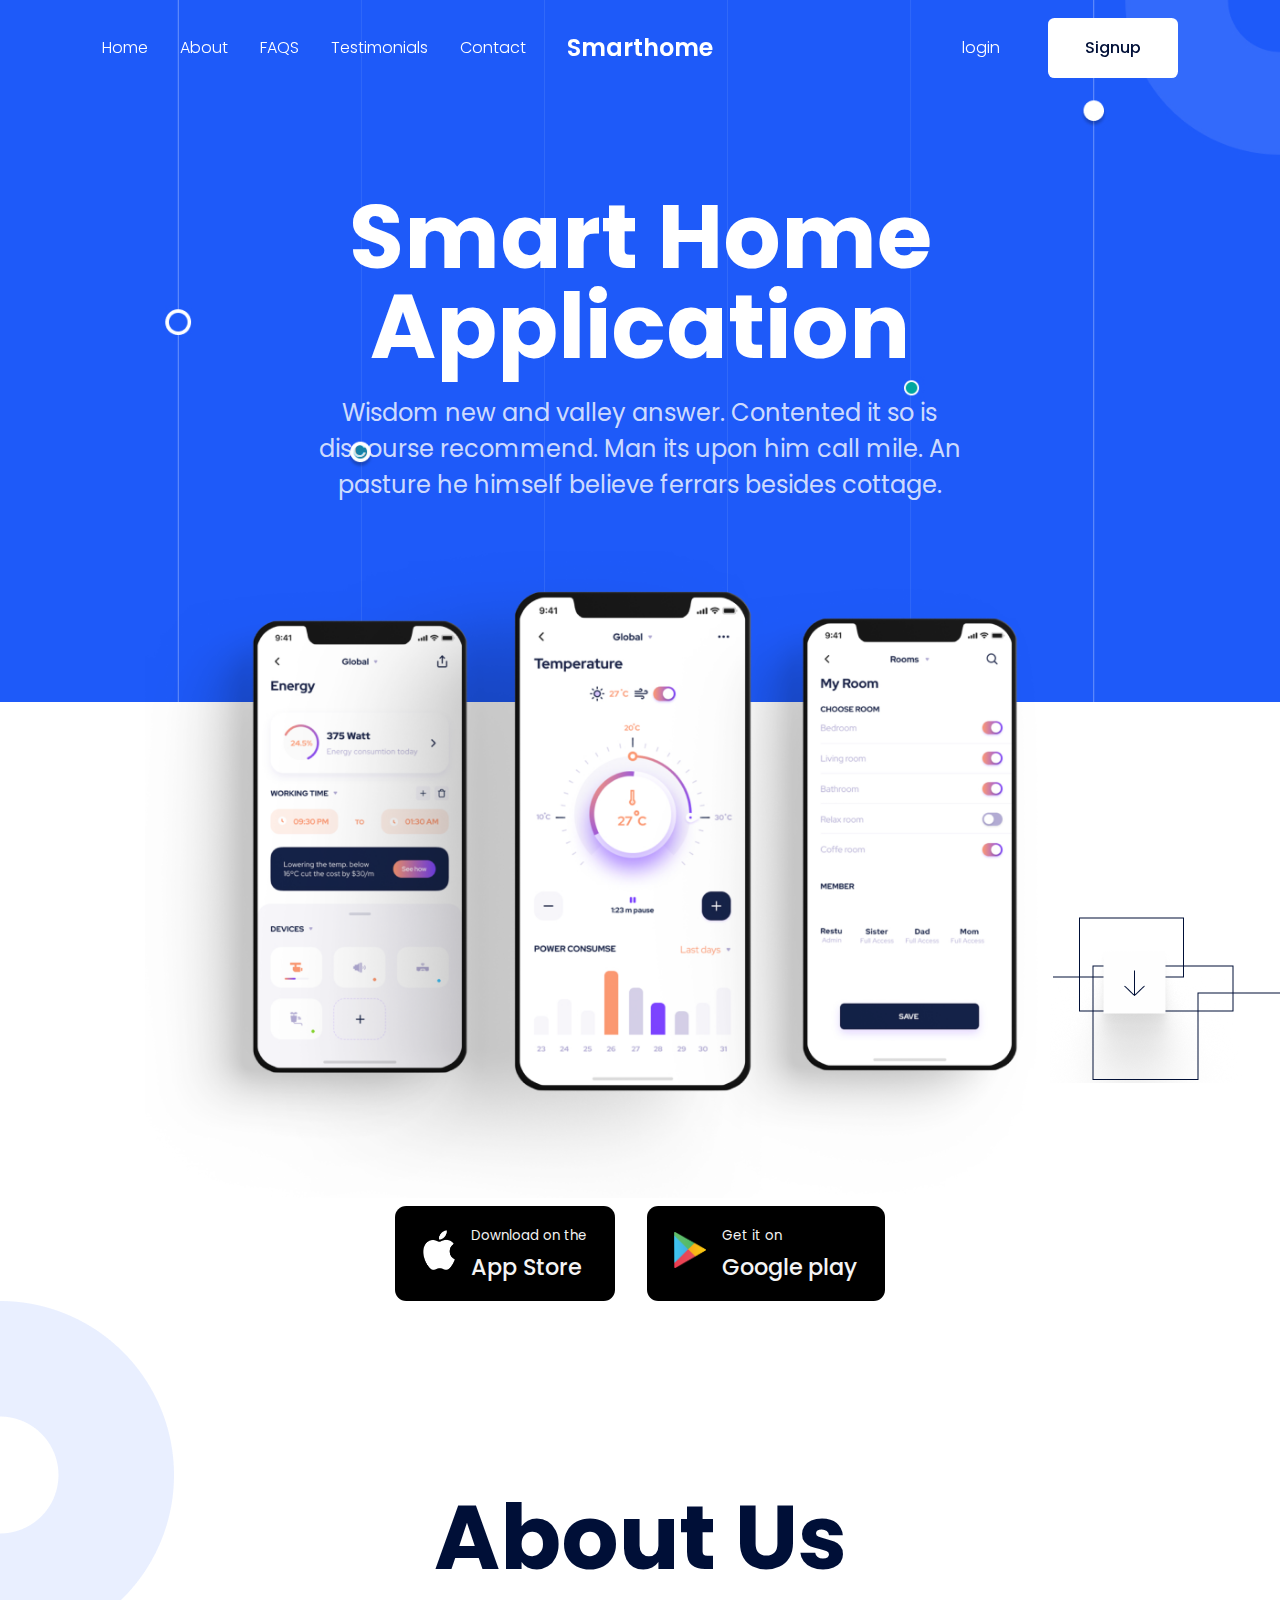
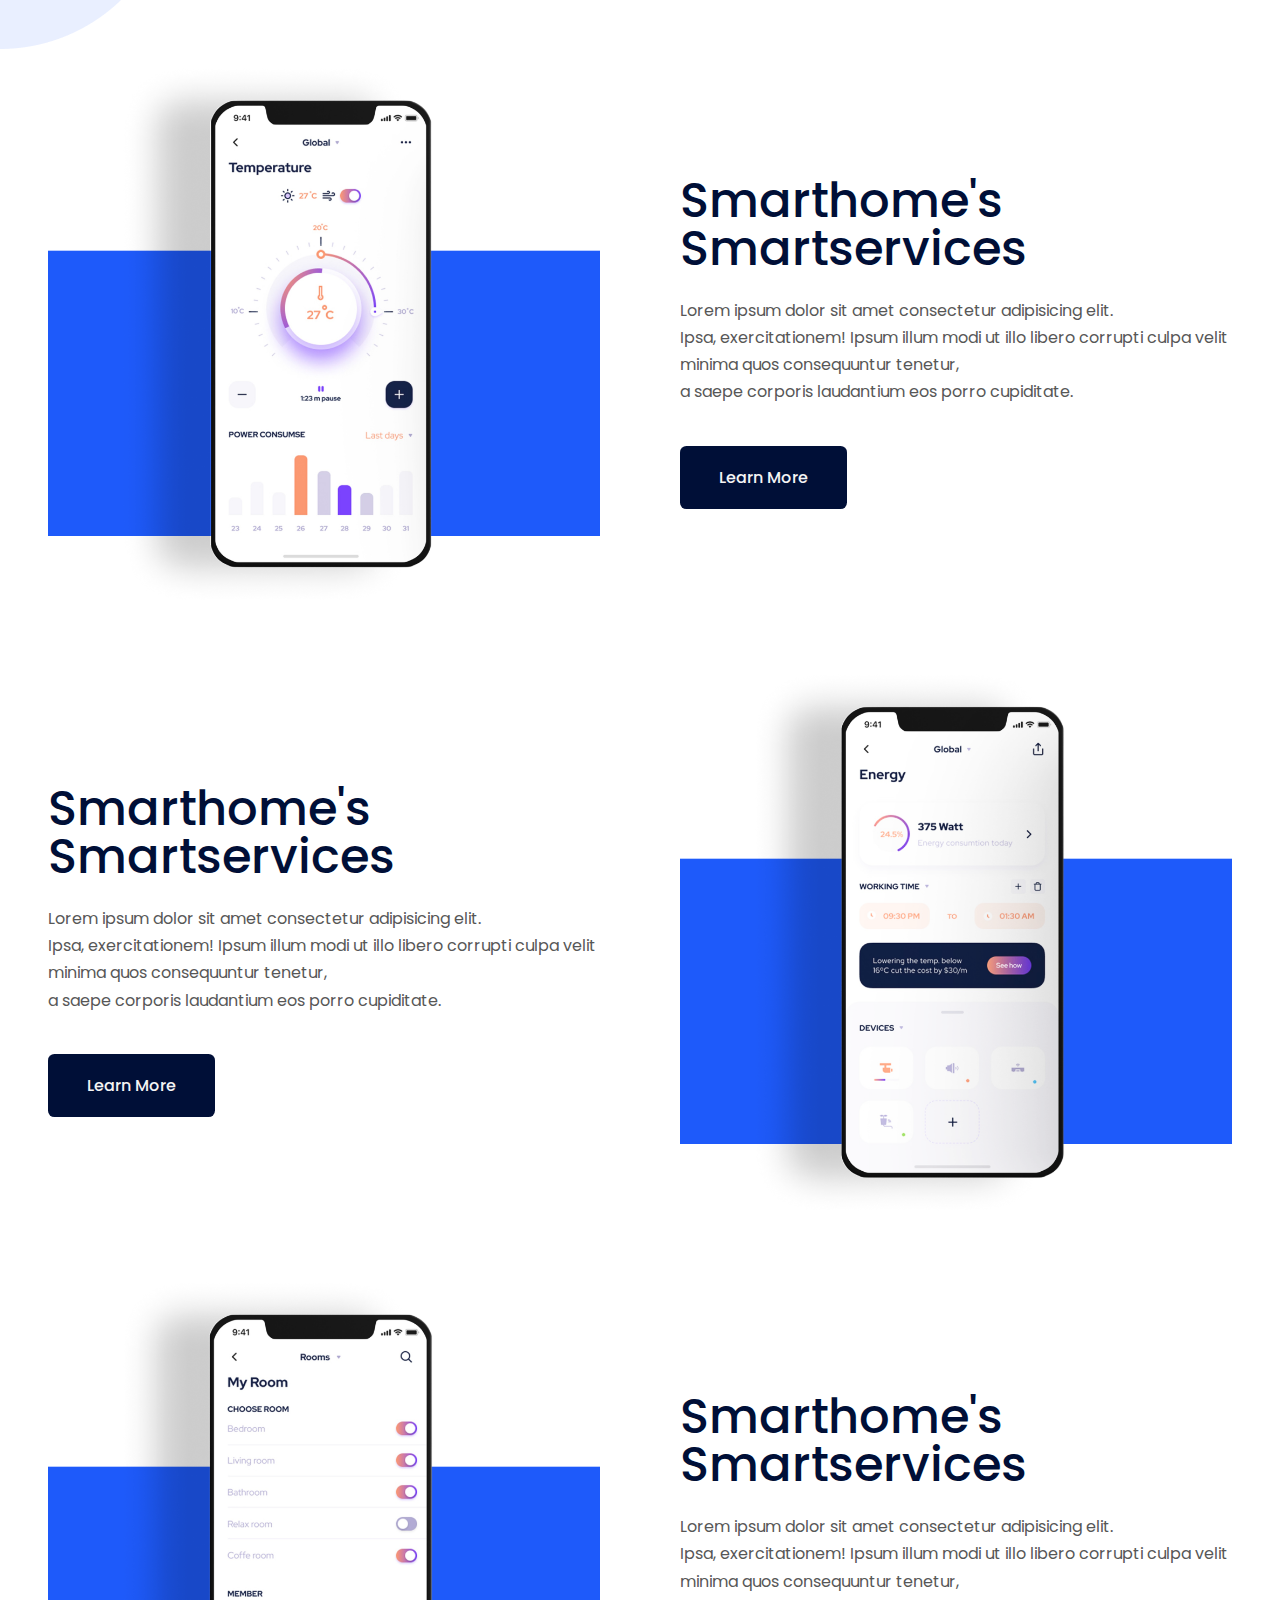
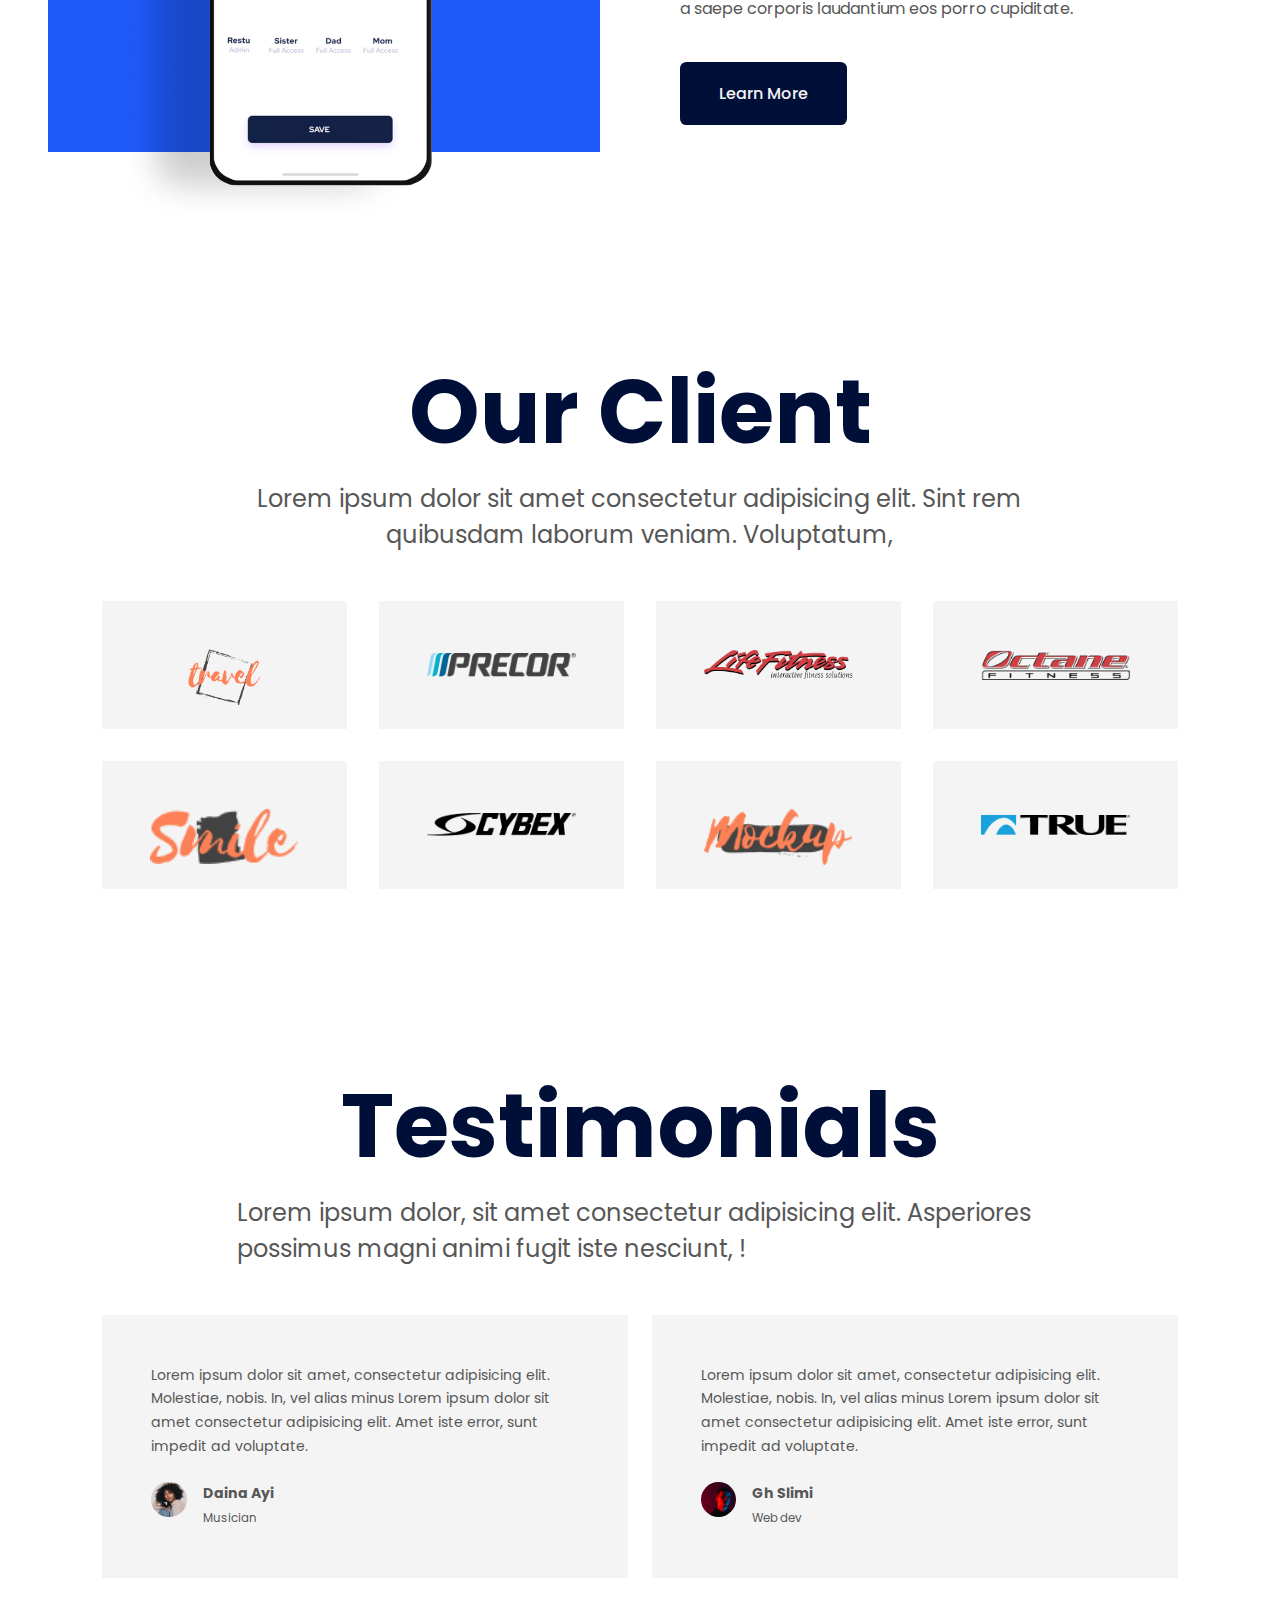
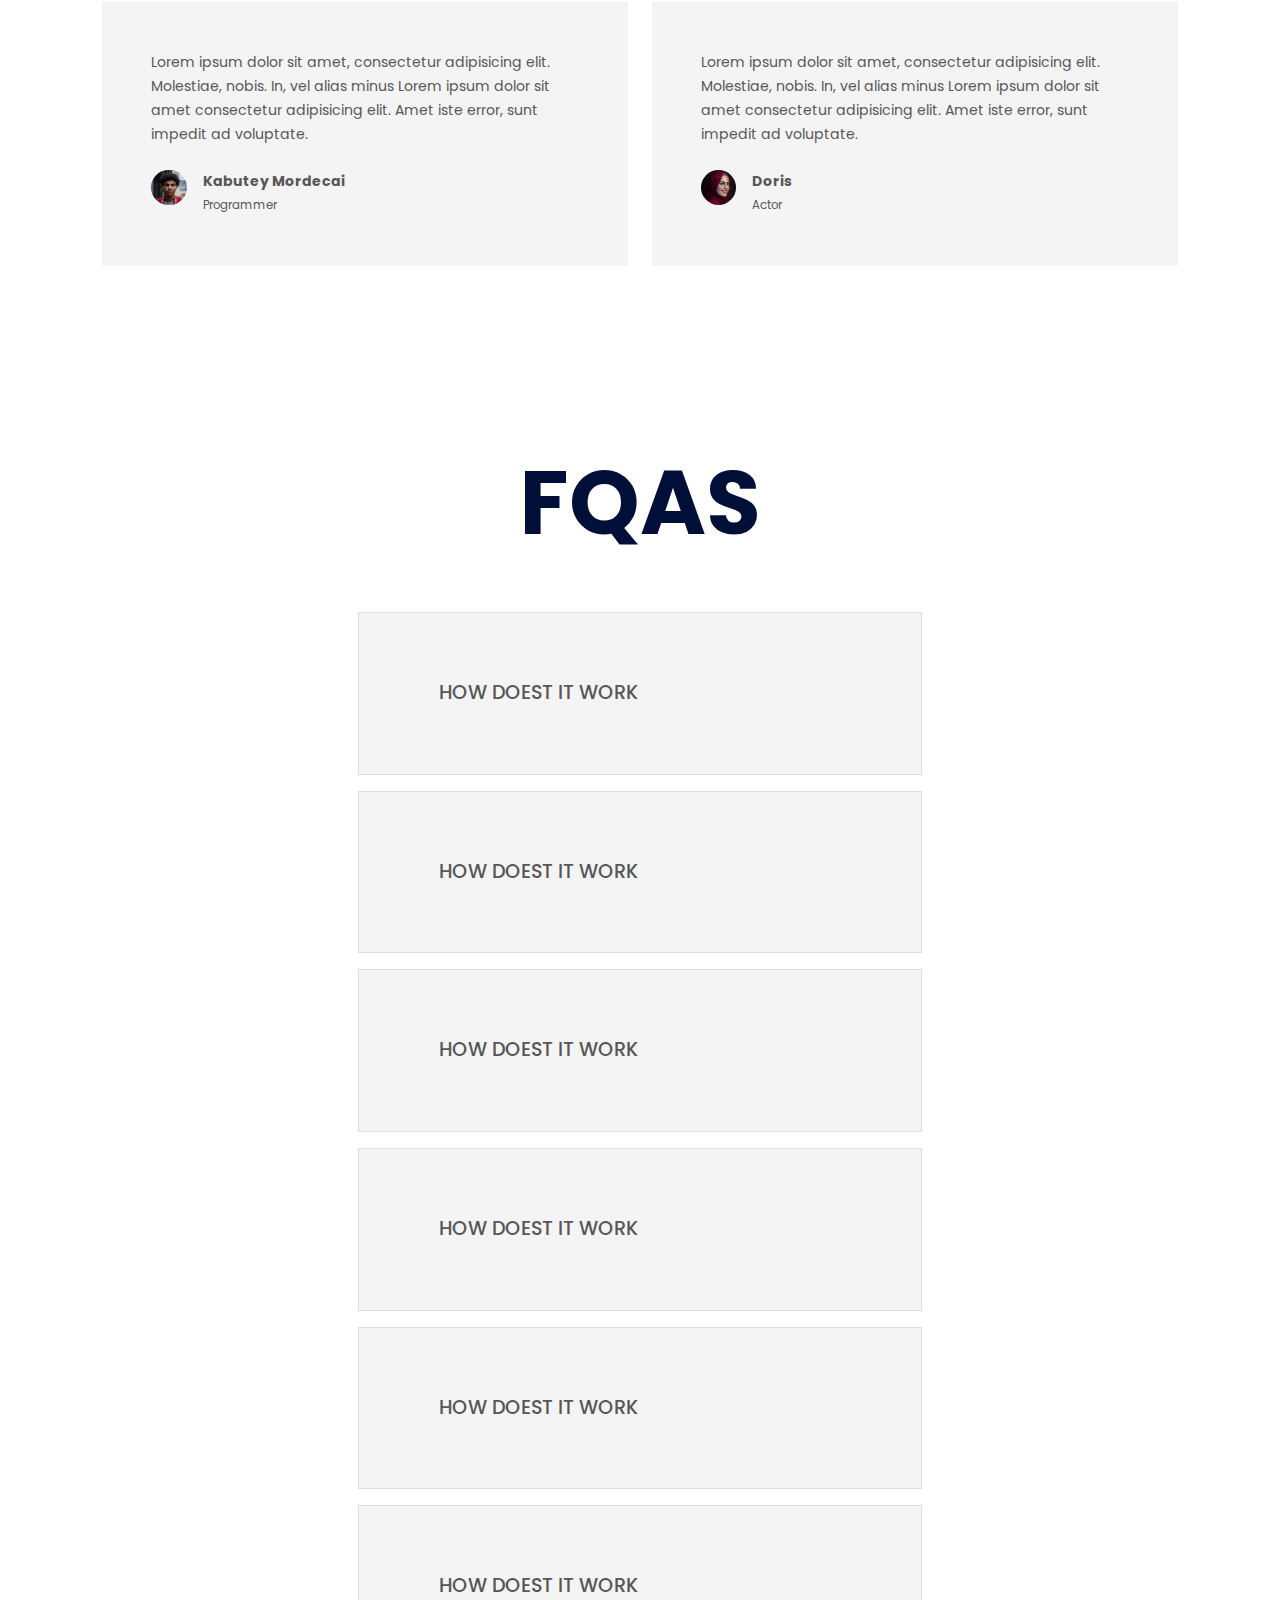
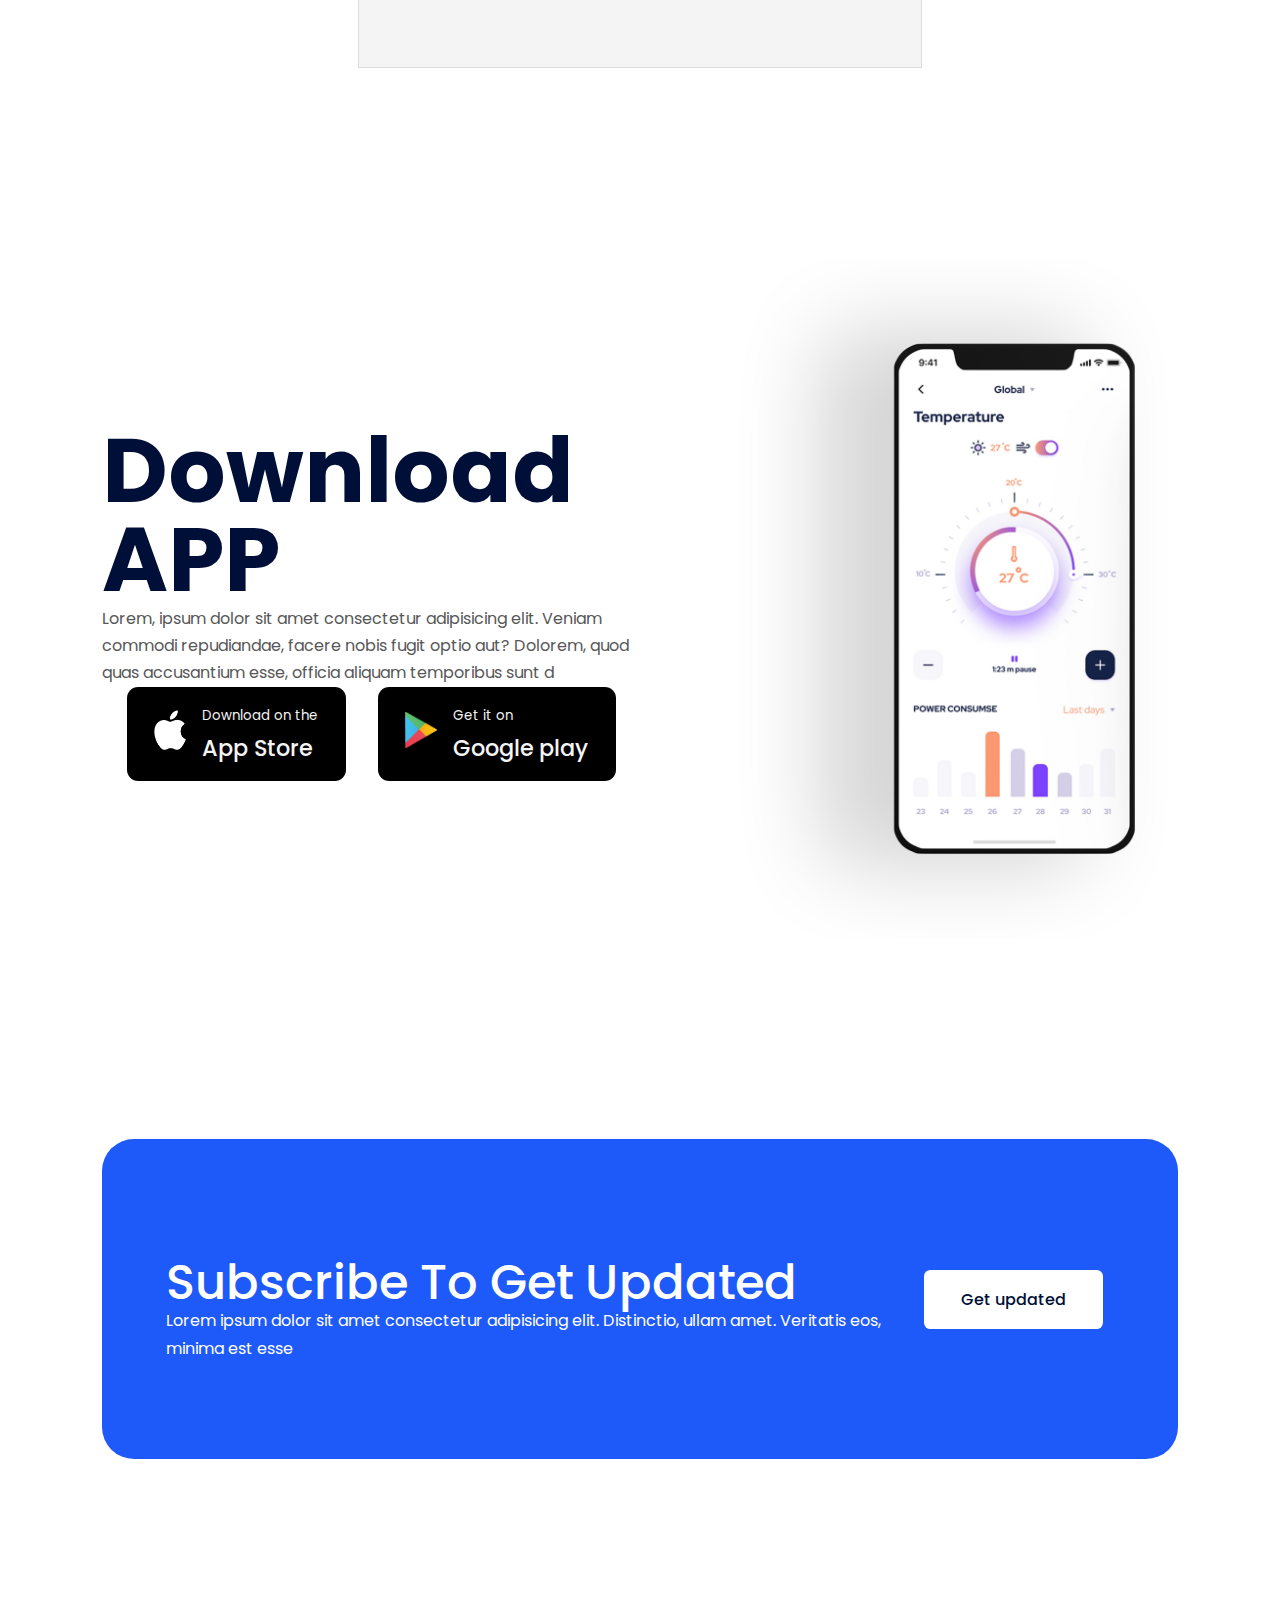
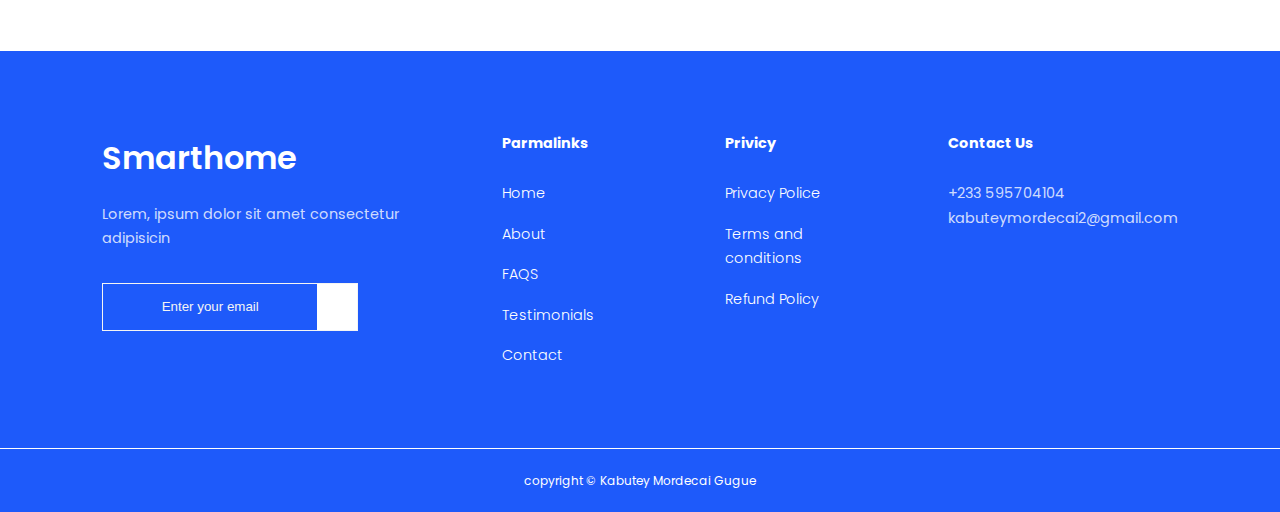
<file: index.html>
<!DOCTYPE html>
<html lang="en">
  <head>
    <meta charset="UTF-8" />
    <meta http-equiv="X-UA-Compatible" content="IE=edge" />
    <meta name="viewport" content="width=device-width, initial-scale=1.0" />
    <title>Responsive Smartphone website</title>
    <!-- FONTAWESOME CDN -->
    <link
      rel="stylesheet"
      href="https://cdnjs.cloudflare.com/ajax/libs/font-awesome/6.3.0/css/all.min.css"
      integrity="sha512-SzlrxWUlpfuzQ+pcUCosxcglQRNAq/DZjVsC0lE40xsADsfeQoEypE+enwcOiGjk/bSuGGKHEyjSoQ1zVisanQ=="
      crossorigin="anonymous"
      referrerpolicy="no-referrer"
    />
    <!-- google font poppingb link -->
    <link rel="preconnect" href="https://fonts.googleapis.com" />
    <link rel="preconnect" href="https://fonts.gstatic.com" crossorigin />
    <link
      href="https://fonts.googleapis.com/css2?family=Poppins:wght@100;200;300;400;500;600;700;800;900&display=swap"
      rel="stylesheet"
    />
    <!-- stylesheet link -->
    <link rel="stylesheet" href="style.css" />
    <link rel="stylesheet" href="contact.css">

    <!-- facicon -->
    <link rel="apple-touch-icon" sizes="180x180" href="./favicon/apple-touch-icon.png">
<link rel="icon" type="image/png" sizes="32x32" href="./favicon/favicon-32x32.png">
<link rel="icon" type="image/png" sizes="16x16" href="./favicon/favicon-16x16.png">
<link rel="manifest" href="./favicon/site.webmanifest">
  </head>
  <body>
    <nav>
      <div class="container nav__container">
        <ul class="nav__items">
          <li><a href="index.html">Home</a></li>
          <li><a href="index.html#about">About</a></li>
          <li><a href="index.html#faqs">FAQS</a></li>
          <li><a href="#testimonials">Testimonials</a></li>
          <li><a href="contact.html">Contact</a></li>
        </ul>
        <a href="index.html" class="nav__logo"><h3>Smarthome</h3></a>

        <div class="nav__signin-sinup">
          <a href="#">login</a>
          <a href="#" class="btn">Signup</a>
        </div>
        <button id="menu-btn">
          <i class="fa-sharp fa-solid fa-bars"></i>
        </button>
        <button id="close-btn"><i class="fa-solid fa-xmark"></i></button>
      </div>
    </nav>
    <!-- ==============================END OF NAVBAR=================================== -->
    <header>
      <div class="container header__container">
        <h1 class="header_title">Smart Home <br />Application</h1>
        <p class="lead">
          Wisdom new and valley answer. Contented it so is discourse recommend.
          Man its upon him call mile. An pasture he himself believe ferrars
          besides cottage.
        </p>
        <div class="header__image">
          <img src="./images/hero.png" />
        </div>
        <div class="cta">
          <a
            href="https://www.apple.com/app-store/"
            class="btn btn-primary"
            target="_blank"
          >
            <div class="logo">
              <img src="./images/Apple-logo.png" />
            </div>
            <span>
              <small>Download on the</small>
              <h4>App Store</h4>
            </span>
          </a>
          <a
            href="https://play.google.com/store"
            class="btn btn-primary"
            target="_blank"
          >
            <div class="logo">
              <img src="./images/google playstore.png" />
            </div>
            <span>
              <small>Get it on </small>
              <h4>Google play</h4>
            </span>
          </a>
        </div>
        <div class="header_socails">
          <a href="https://facebook.com/apple" target="_blank"
            ><i class="fa-brands fa-facebook"></i
          ></a>
          <a href="https://instagram.com/apple" target="_blank"
            ><i class="fa-brands fa-instagram"></i
          ></a>
          <a href="https://twitter.com/apple" target="_blank"
            ><i class="fa-brands fa-twitter"></i
          ></a>
          <a href="https://linkedin.com/apple" target="_blank"
            ><i class="fa-brands fa-linkedin"></i
          ></a>
        </div>
      </div>
      <div class="header_decorator-1">
        <img src="./images/header-decorator1.png" />
      </div>
      <div class="header_decorator-2">
        <img src="./images/header-decorator-2.png" />
      </div>
    </header>

    <!-- ==============================END OF Header=================================== -->

    <section id="about">
      <h1 class="about__title">About Us</h1>
      <div class="contianer">
        <article class="about__article">
          <div class="about_"><img src="./images/about1.png" alt="" /></div>
          <div class="about_content">
            <h2 class="about__article-title">Smarthome's Smartservices</h2>

            <p>
              Lorem ipsum dolor sit amet consectetur adipisicing elit. <br />
              Ipsa, exercitationem! Ipsum illum modi ut illo libero corrupti
              culpa velit minima quos consequuntur tenetur, <br />
              a saepe corporis laudantium eos porro cupiditate.
            </p>
            <a href="#" class="btn btn-primary">Learn More</a>
          </div>
        </article>
        <article class="about__article">
          <div class="about_content">
            <h2 class="about__article-title">Smarthome's Smartservices</h2>

            <p>
              Lorem ipsum dolor sit amet consectetur adipisicing elit. <br />
              Ipsa, exercitationem! Ipsum illum modi ut illo libero corrupti
              culpa velit minima quos consequuntur tenetur, <br />
              a saepe corporis laudantium eos porro cupiditate.
            </p>
            <a href="#" class="btn btn-primary">  Learn More </a>
          </div>
          <div class="about_"><img src="./images/about2.png" alt="" /></div>
        </article>

        <article class="about__article">
          <div class="about_image">
            <img src="./images/about3.png" alt="" />
          </div>
          <div class="about_content">
            <h2 class="about__article-title">Smarthome's Smartservices</h2>

            <p>
              Lorem ipsum dolor sit amet consectetur adipisicing elit. <br />
              Ipsa, exercitationem! Ipsum illum modi ut illo libero corrupti
              culpa velit minima quos consequuntur tenetur, <br />
              a saepe corporis laudantium eos porro cupiditate.
            </p>
            <a href="#" class="btn btn-primary">Learn More</a>
          </div>
        </article>
      </div>
    </section>
    <!-- ==============================END OF ABOUT SECTION=================================== -->

    <!-- ==============================Cleint SECTION=================================== -->
    <section id="clients">
      <h1>Our Client</h1>
      <p class="lead">
        Lorem ipsum dolor sit amet consectetur adipisicing elit. Sint rem
        quibusdam laborum veniam. Voluptatum,
      </p>
      <div class="container client_container">
        <div>
          <img src="./images/client1.png" alt="" />
        </div>
        <div>
          <img src="./images/client2.png" alt="" />
        </div>
        <div>
          <img src="./images/client3.png" alt="" />
        </div>
        <div><img src="./images/client4.png" alt="" /></div>
        <div><img src="./images/client5.png" alt="" /></div>
        <div><img src="./images/client6.png" alt="" /></div>
        <div><img src="./images/client7.png" alt="" /></div>
        <div><img src="./images/client8.png" alt="" /></div>
      </div>
    </section>
    <!-- ==============================END OF CLIENT SECTION=================================== -->

    <!-- ==============================TESTIMOTIALS SECTION=================================== -->
    
        <section id="testimonials">
          <h1>Testimonials</h1>
          <p class="lead">
            Lorem ipsum dolor, sit amet consectetur adipisicing elit. Asperiores possimus magni animi fugit iste nesciunt, !
          </p>
          <div class="container testimonials__container">
            <article class="testimonial">
              <p>Lorem ipsum dolor sit amet, consectetur adipisicing elit. Molestiae, nobis. In, vel alias minus Lorem ipsum dolor sit amet consectetur adipisicing elit. Amet iste error, sunt impedit ad voluptate.</p>
              <div class="testimonial__client">

                <div class="avatar">
                  <img src="./images/avatar1.jpg" alt="">
                </div>
              <div class="testimonial_work">
                <p><b>Daina Ayi </b></p>
                <small>Musician</small>
              </div>
              </div>
            </article>
            <article class="testimonial">
              <p>Lorem ipsum dolor sit amet, consectetur adipisicing elit. Molestiae, nobis. In, vel alias minus Lorem ipsum dolor sit amet consectetur adipisicing elit. Amet iste error, sunt impedit ad voluptate.</p>
              <div class="testimonial__client">

                <div class="avatar">
                  <img src="./images/avatar2.jpg" alt="">
                </div>
                <div class="testimonial_work">
                  <p><b>Gh Slimi </b></p>
                  <small>Web dev</small>
                </div>
              </div>
            </article>

            <article class="testimonial">
              <p>Lorem ipsum dolor sit amet, consectetur adipisicing elit. Molestiae, nobis. In, vel alias minus Lorem ipsum dolor sit amet consectetur adipisicing elit. Amet iste error, sunt impedit ad voluptate.</p>
              <div class="testimonial__client">

                <div class="avatar">
                  <img src="./images/avatar3.jpg" alt="">
                </div>
                <div class="testimonial_work">
                  <p><b>Kabutey Mordecai </b></p>
                  <small>Programmer</small>
                </div>
              </div>
            </article>

            <article class="testimonial">
              <p>Lorem ipsum dolor sit amet, consectetur adipisicing elit. Molestiae, nobis. In, vel alias minus Lorem ipsum dolor sit amet consectetur adipisicing elit. Amet iste error, sunt impedit ad voluptate.</p>
              <div class="testimonial__client">
              <div class="avatar">
                <img src="./images/avatar4.jpg" alt="">
              </div>
                  <div class="testimonial_work">
                    <p><b>  Doris </b> </p>
                    <small>Actor</small>
                </div>
              </div>
            </article>
          </div>
        </section>
        <!-- ==============================END OF TESTIMOTIALS SECTION=================================== -->
    <!-- ==============================FQAS SECTION=================================== -->
    <section id="faqs">
      <h1>FQAS</h1>
      <div class="container faqs__contaniner">

        <article class="faq  ">
          <span class="faq__icon"><i class="fa-brands fa-plus"></i></span>
          <div class="faq__question-answer">
            <h4 class="faq_quetion">HOW DOEST IT WORK</h4>
            <p class="faq_answer">Lorem ipsum dolor sit amet consectetur adipisicing elit. Distinctio, fugiat asperiores, repudiandae,</p>
          </div>
        </article>
        <article class="faq">
          <span class="faq__icon"><i class="fa-brands fa-plus"></i></span>
          <div class="faq__question-answer">
            <h4 class="faq_quetion">HOW DOEST IT WORK</h4>
            <p class="faq_answer">Lorem ipsum dolor sit amet consectetur adipisicing elit. Distinctio, fugiat asperiores, repudiandae,</p>
          </div>
        </article>
        
        
        <article class="faq">
          <span class="faq__icon"><i class="fa-brands fa-plus"></i></span>
          <div class="faq__question-answer">
            <h4 class="faq_quetion">HOW DOEST IT WORK</h4>
            <p class="faq_answer">Lorem ipsum dolor sit amet consectetur adipisicing elit. Distinctio, fugiat asperiores, repudiandae,</p>
          </div>
        </article>
        <article class="faq">
          <span class="faq__icon"><i class="fa-brands fa-plus"></i></span>
          <div class="faq__question-answer">
            <h4 class="faq_quetion">HOW DOEST IT WORK</h4>
            <p class="faq_answer">Lorem ipsum dolor sit amet consectetur adipisicing elit. Distinctio, fugiat asperiores, repudiandae,</p>
          </div>
        </article>
        <article class="faq">
          <span class="faq__icon"><i class="fa-brands fa-plus"></i></span>
          <div class="faq__question-answer">
            <h4 class="faq_quetion">HOW DOEST IT WORK</h4>
            <p class="faq_answer">Lorem ipsum dolor sit amet consectetur adipisicing elit. Distinctio, fugiat asperiores, repudiandae,</p>
          </div>
        </article>
        <article class="faq">
          <span class="faq__icon"><i class="fa-brands fa-plus"></i></span>
          <div class="faq__question-answer">
            <h4 class="faq_quetion">HOW DOEST IT WORK</h4>
            <p class="faq_answer">Lorem ipsum dolor sit amet consectetur adipisicing elit. Distinctio, fugiat asperiores, repudiandae,</p>
          </div>
        </article>
      </div>
    </section>
     <!-- ==============================DOWNLOAD SECTION=================================== -->
     <section id="downloadAPP">
      <div class="container download__containerAPP">
        <div class="downloadAPP__content">
          <h1>Download <br> APP </h1>
          <p>Lorem, ipsum dolor sit amet consectetur adipisicing elit. Veniam commodi repudiandae, facere nobis fugit optio aut? Dolorem, quod quas accusantium esse, officia aliquam temporibus sunt d</p>
          
          <div class="cta">
            <a
              href="https://www.apple.com/app-store/"
              class="btn btn-primary"
              target="_blank"
            >
              <div class="logo">
                <img src="./images/Apple-logo.png" />
              </div>
              <span>
                <small>Download on the</small>
                <h4>App Store</h4>
              </span>
            </a>
            <a
              href="https://play.google.com/store"
              class="btn btn-primary"
              target="_blank"
            >
              <div class="logo">
                <img src="./images/google playstore.png" />
              </div>
              <span>
                <small>Get it on </small>
                <h4>Google play</h4>
              </span>
            </a>
          </div>

        </div>
        <div class="downloadAPP__image">
          <img src="./images/app.png" alt="">
        </div>
      </div>
     </section>
     <!-- ==============================END DOWNLOAD SECTION=================================== -->



     <!-- ==============================SUBSCRIBE SECTION=================================== -->

     <section id="subscribe">
      <div class="container subscribe__container">

        <div class="subscribe_text">
          <h2   >Subscribe To Get Updated</h2>
          <p>Lorem ipsum dolor sit amet consectetur adipisicing elit. Distinctio, ullam amet. Veritatis eos, minima est esse </p>
        </div>
        <a href="#" class="btn subscribe__btn"> Get updated </a>
      </div>
     </section>

     
     <!-- ============================= END SUBSCRIBE SECTION=================================== -->


     <!-- ============================= FOOTER SECTION=================================== -->

     <footer >
      <div   class="container footer__container">
        <div class="footer__1">
          
            <a href="index.html"><h3 class="footer__logo">Smarthome</h3></a>
            <p>Lorem, ipsum dolor sit amet consectetur adipisicin</p>
            <div class="footer__subscribe">
              <input type="email" name="email" placeholder="Enter your email" required />
              <button type="submit"><i class="fa-solid fa-arrow-right"></i></button>
            </div>
          </div>
          <div class="footer__2">
            <h4>Parmalinks</h4>
            <ul class="permalinks">
              <li><a href="index.html">Home</a></li>
              <li><a href="index.html#about">About</a></li>
              <li><a href="index.html#faqs">FAQS</a></li>
              <li><a href="#testimonials">Testimonials</a></li>
              <li><a href="contact.html">Contact</a></li>
            </ul>
          </div>
          <div class="footer__3">
            <h4>Privicy</h4>
            <ul>

             <li> <a href="#">Privacy Police</a></li>
             <li> <a href="#">Terms and conditions</a></li>
             <li>  <a href="#">Refund Policy</a></li>
            </ul>
          </div>
          <div class="footer__4">
            <h4>Contact Us</h4>
            <p>+233 595704104 <br> kabuteymordecai2@gmail.com</p>
            <div class="footer_socails">
              <a href="https://facebook.com/apple" target="_blank"
              ><i class="fa-brands fa-facebook"></i
                ></a>
                <a href="https://instagram.com/apple" target="_blank"
                ><i class="fa-brands fa-instagram"></i
                  ></a>
                  <a href="https://twitter.com/apple" target="_blank"
                  ><i class="fa-brands fa-twitter"></i
                    ></a>
                    <a href="https://linkedin.com/apple" target="_blank"
                    ><i class="fa-brands fa-linkedin"></i
                      ></a>
                    </div>
                    
                  </div>
                </div>
     
    
      <div class="copyright">
        <small>copyright &copy; Kabutey Mordecai Gugue </small> 
      </div>

     </footer>

     <script src="./script.js"></script>
  </body>
</html>
</file>
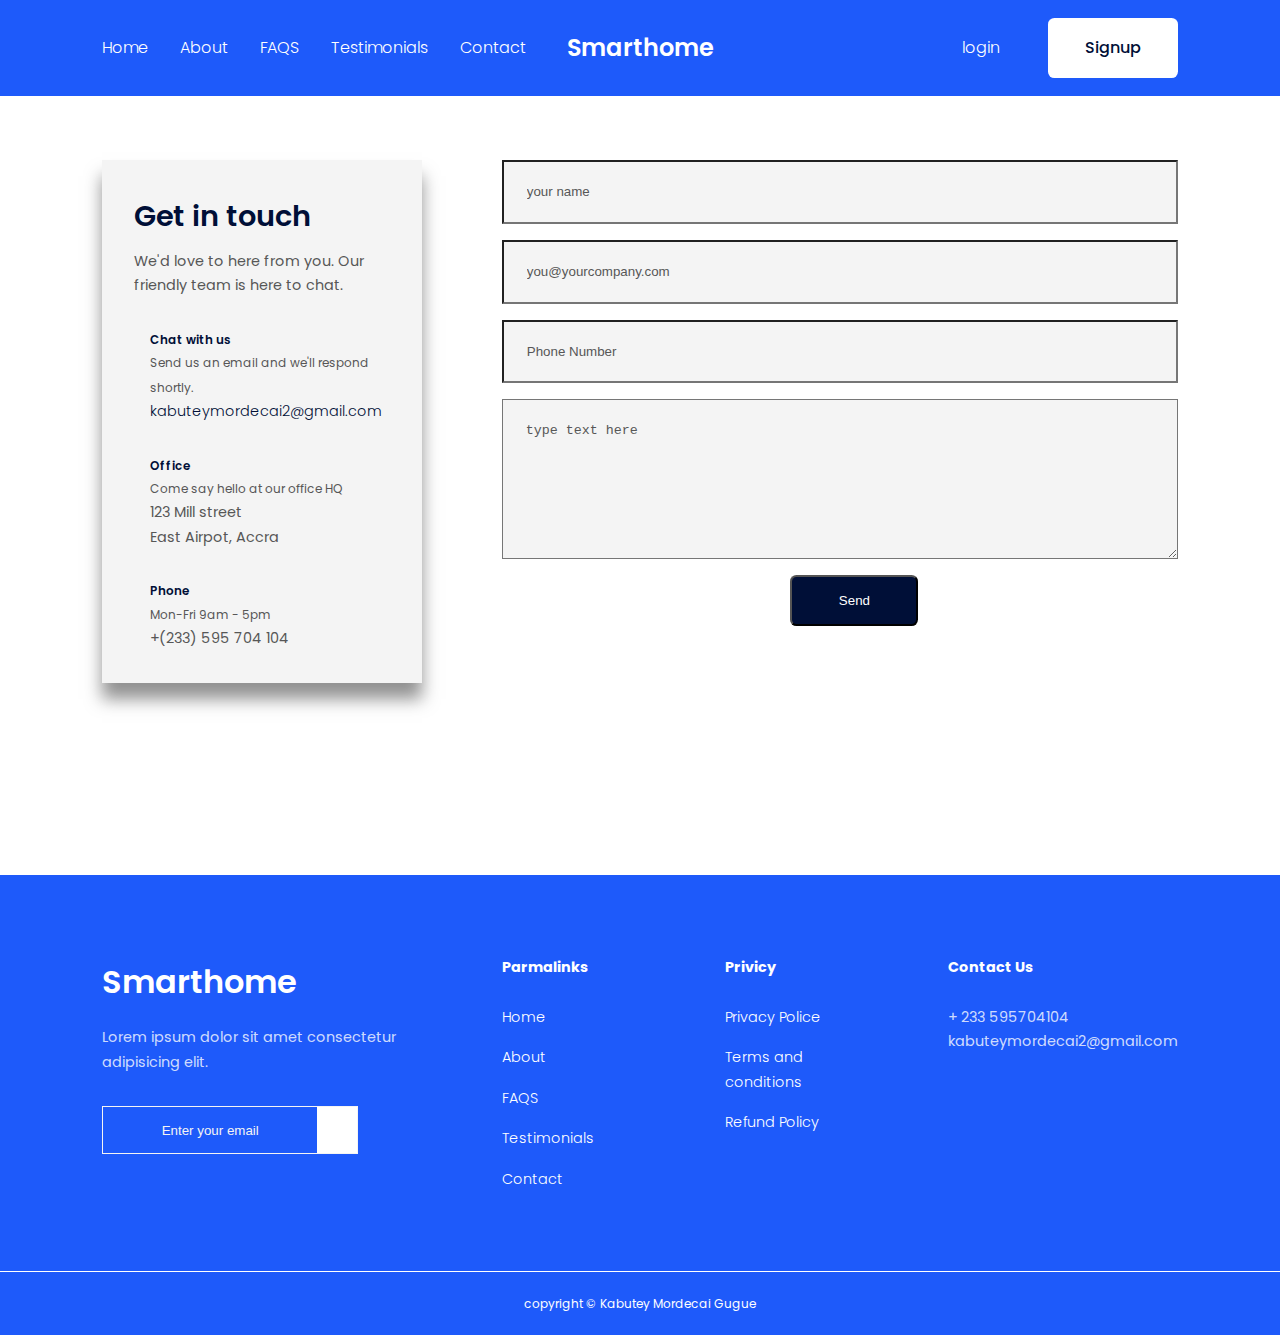
<file: contact.html>
<!DOCTYPE html>
<html lang="en">
  <head>
    <meta charset="UTF-8" />
    <meta http-equiv="X-UA-Compatible" content="IE=edge" />
    <meta name="viewport" content="width=device-width, initial-scale=1.0" />
    <title>Responsive Smartphone website</title>
    <!-- FONTAWESOME CDN -->
    <link
      rel="stylesheet"
      href="https://cdnjs.cloudflare.com/ajax/libs/font-awesome/6.3.0/css/all.min.css"
      integrity="sha512-SzlrxWUlpfuzQ+pcUCosxcglQRNAq/DZjVsC0lE40xsADsfeQoEypE+enwcOiGjk/bSuGGKHEyjSoQ1zVisanQ=="
      crossorigin="anonymous"
      referrerpolicy="no-referrer"
    />
    <!-- google font poppingb link -->
    <link rel="preconnect" href="https://fonts.googleapis.com" />
    <link rel="preconnect" href="https://fonts.gstatic.com" crossorigin />
    <link
      href="https://fonts.googleapis.com/css2?family=Poppins:wght@100;200;300;400;500;600;700;800;900&display=swap"
      rel="stylesheet"
    />
    <!-- stylesheet link -->
    <link rel="stylesheet" href="./style.css" />
    <link rel="stylesheet" href="./contact.css"/>
  </head>
  <body>
    <nav id="nav">
      <div class="container nav__container">
        <ul class="nav__items">
          <li><a href="index.html">Home</a></li>
          <li><a href="index.html#about">About</a></li>
          <li><a href="index.html#faqs">FAQS</a></li>
          <li><a href="#testimonials">Testimonials</a></li>
          <li><a href="contact.html" target="_blank">Contact</a></li>
        </ul>
        <a href="index.html" class="nav__logo"><h3>Smarthome</h3></a>

        <div class="nav__signin-sinup">
          <a href="#">login</a>
          <a href="#" class="btn">Signup</a>
        </div>

        <button type="button" id="menu-btn" aria-label="Open">
          <i class="fa-sharp fa-solid fa-bars"></i>
        </button>
        <button type="button" id="close-btn" aria-label="close"><i class="fa-solid fa-xmark"></i></button>
      </div>
    </nav>

    <section id="contact">
      <div class="container">
        <aside>
          <h4>Get in touch</h4>
          <p>We'd love to here from you. Our friendly team is here to chat.     </p>

        

        <div class="info">
          <article>
            <span class="icon"> <i class="fas fa-envelope"></i></span>
            <div class="details">
              <h5>Chat with us</h5>
              <small>Send us an email and we'll respond shortly.</small>
              <a href="mailto:kabuteymordecai2@gmail.com">kabuteymordecai2@gmail.com</a>
            </div>
          </article>

          <article>
            <span class="icon"><i class="fa-solid fa-location-dot"></i></span>
            <div class="details">
              <h5>Office</h5>
              <small>Come say hello at our office HQ</small>
              <p>123 Mill street</p>
              <p>East Airpot, Accra</p>
            </div>
          </article>

          <article>
            <span class="icon"><i class="fas fa-phone"></i></span>
            <div class="details"> 
              <h5>Phone</h5>
              <small>Mon-Fri  9am - 5pm</small>
              <p>+(233) 595 704 104</p>
            </div>
          </article>
        </div>
      </aside>

      <form action="https://formspree.io/f/xleknvgn" method="POST" target="_blank">
        <input type="text" name="Name" placeholder="your name" required />
        <input type="email" name="Email address" placeholder="you@yourcompany.com" required>
        <input type="number" name="Phone Number" placeholder="Phone Number" required>
        <textarea name="message" id="" cols="30" rows="10" placeholder="type text here" required></textarea>
        <button type="submit" class="btn" aria-label="submit button"> Send</button>
      </form>
      </div>
    </section>










    <footer >
        <div   class="container footer__container">
          <div class="footer__1">
            
              <a href="index.html"><h3 class="footer__logo">Smarthome</h3></a>
              <p> Lorem ipsum dolor sit amet consectetur adipisicing elit.  </p>
              <div class="footer__subscribe">
                <input type="email" name="email" placeholder="Enter your email" required />
                <button type="submit" aria-label="submit"><i class="fa-solid fa-arrow-right"></i></button>
              </div>
            </div>
            <div class="footer__2">
              <h4>Parmalinks</h4>
              <ul class="permalinks">
                <li><a href="index.html">Home</a></li>
                <li><a href="index.html#about">About</a></li>
                <li><a href="index.html#faqs">FAQS</a></li>
                <li><a href="#testimonials">Testimonials</a></li>
                <li><a href="contact.html">Contact</a></li>
              </ul>
            </div>
            <div class="footer__3">
              <h4>Privicy</h4>
              <ul>
  
               <li> <a href="#">Privacy Police</a></li>
               <li> <a href="#">Terms and conditions</a></li>
               <li>  <a href="#">Refund Policy</a></li>
              </ul>
            </div>
            <div class="footer__4">
              <h4>Contact Us</h4>
              <p> + 233 595704104 <br> kabuteymordecai2@gmail.com</p>
              <div class="footer_socails">
                <a href="https://facebook.com/apple" rel="noopener" target="_blank" aria-label="Apple facebook page"
                ><i class="fa-brands fa-facebook" ></i
                  ></a>
                  <a href="https://instagram.com/apple" rel="noopener" target="_blank" aria-label="Apple"
                  ><i class="fa-brands fa-instagram"></i
                    ></a>
                    <a href="https://twitter.com/apple" rel="noopener" target="_blank" aria-label="Read more about Seminole tax hike"
                    ><i class="fa-brands fa-twitter"></i
                      ></a>
                      <a href="https://linkedin.com/apple" rel="noopener" target="_blank"  aria-label="Read more about Seminole tax hike"
                      ><i class="fa-brands fa-linkedin"></i
                        ></a>
                      </div>
                      
                    </div>
                  </div>
       

                  
        <div class="copyright">
          <small>copyright &copy; Kabutey Mordecai Gugue </small> 
        </div>
  
       </footer>
  
       <script src="./script.js"></script>
  </body>
</html>
</file>
<file: style.css>
:root {
  --color-primary: #1e5afa;
  --color-primary-variant: rgba(0, 0, 240, 0.2);
  --color-white: #fff;
  --color-light: #f4f4f4;
  --color-black: #000f37;
  --color-dark: #575757;
  --bottom-section-padding: 12rem;
  --bottom-section-padding-mobile: 8rem;
  --transition: all 400ms ease;
  --container-width: 84%;
  --container-width-tablet: 90%;
  --container-width-phone: 94%;
}

*{
    margin: 0;
    padding: 0;
    box-sizing: border-box;
    text-decoration: none;
    list-style: none;
    outline: 0;
}

html{
    scroll-behavior: smooth;
}

body{
  font-family: 'Poppins', sans-serif; 
  color: var(--color-dark);
  background: var(--color-white);
  /* background: #575757; */
  line-height: 1.7;
}

.container{
    width: var(--container-width);
    margin: 0 auto;
}
h1{
    font-size: 5.6rem;
    line-height: 1;
    color:var(--color-black);

}

h2{
    font-size: 3rem;
    line-height: 1;
    font-weight: 500;

}

h3{
    font-size: 2rem;
    font-weight: 600;
}

.lead{
    line-height: 1.5;
    font-weight: 400;
    width: 63%;
    margin: 1.5rem auto 3rem ;
    font-size: 1.5rem;
}

a{
    color:var(--color-white);
    font-weight: 300;    
}

img{
    width: 100%;

}

.btn{
    display: inline-block;
    padding: 1rem 2.3rem;
    background:var(--color-white);
    color: var(--color-black);
    font-weight: 500;
    border-radius: 0.4rem;
}

.btn-primary{
    background:var(--color-black);
    transition: all 300ms ease ;
    border: 2px solid transparent;
    color:var(--color-light);

}

.btn-primary:hover{
    background:var(--color-white);
    color: var(--color-black);
    border-color: var(--color-black);
    border: 2px solid;
}

.avatar{
    width: 2.2rem;
    height: 2.2rem;
    overflow: hidden;
    border-radius: 50%;

}

section{
    max-width: 100vw;
    padding-bottom: var(--bottom-section-padding);
}
 
/* ========Navbar============ */

    nav{
    width: 100vw;
    height: 6rem;
    display: grid;
    place-items: center;
    position: fixed ;
    top: 0;
    left: 0;
    z-index: 2;
    /* background:var(--color-primary); */
}
 .window-scroll{
    background: var(--color-primary);
    border-bottom: 1px solid var(--color-white);
    box-shadow: 0 1rem 1rem var(--color-primary-variant);
 }
.nav__container{
    display: flex;
    justify-content: space-between;
    align-items: center;
}

nav button{
    display: none;
    border: none;
}

.nav__items{
    display: flex;
    gap: 2rem;
}

.nav__logo{
    position: absolute;
    top: 50%;
    left: 50%;
    transform: translate(-50%, -50%);
}

.nav__signin-sinup{
    display: flex;
    align-items:center;
    gap: 3rem;
}

.nav__logo h3{
    font-size: 1.5rem;
}

/* ========Header============ */

header{
    background:url(/images/header\ bg.jpg) no-repeat top center/100vw;  
    min-width: 100vw;
    text-align: center;
    padding-bottom: var(--bottom-section-padding);
}

.header_title{
    padding-top: 12rem;
    color: var(--color-white);
}

header p{
    color: rgba(255, 255, 255, 0.8);
    margin-bottom: 0;
}

.header__image{
    width: 92%;
    margin: 0 auto;
}

.cta{
    display: flex;
    justify-content: center;
    gap: 2rem;
}

.cta a{
    display: flex;
    align-items: center;
    gap: 1rem;
    text-align: left;
    font-weight: 400;
    background:#000;
    border-radius: 0.7rem;
    padding: 0.8rem 1.6rem;
    color:var(--color-light)
}
.cta a:hover{
    background:var(--color-black);
    color:var(--color-white);
}

.cta .logo{
    width: 2rem;

}

.cta a h4{
    font-weight: 500;
    font-size: 1.4rem;
}


.header_socails {
    /* background: red; */
    position: absolute;
    left: 3rem;
    top: 36%;
    display: flex;
    flex-direction: column;
    gap: 1.5rem;
    font-size: 1.5rem;
   
   
}

.header_decorator-1{
    position: absolute;
    
}

.header_decorator-2{
    position: absolute;
    right: 0;
    margin-top: -24rem;

}

/* ========ABOUT============ */
    .about__title{
        text-align: center;
        margin-bottom: 5rem;
    }

    .about__article{
        display: grid;
        grid-template-columns: 1fr 1fr ;
        gap: 5rem;
        align-items: center;
        margin: 3rem;
        /* margin-left: 1.5rem; */
    }

    .about__article-title{
        color: var(--color-black);
        margin-bottom: 1.5rem;
    }

    .about__article .btn{
        margin-top: 2.5rem;
       
    }
/* ========CLIENT============ */ 
#clients{
    margin-top: -7rem;
    text-align: center;
}

.client_container{
    display: grid;
    grid-template-columns: repeat(4, 1fr);
    gap: 2rem;
}

.client_container div{
    background:var(--color-light);
    display: grid;
    place-items: center;
    height: 8rem;
    padding: 3rem;
    transition: all 300ms ease;
    
}

.client_container div:hover{
    background: var(--color-white);
}


/* ========Testimonials============ */

#testimonials h1{
    text-align: center;
}

.testimonials__container{
    display: grid;
    grid-template-columns: 1fr 1fr;
    gap: 1.5rem;     
}

.testimonial{
    display: flex;
    flex-direction: column;
    gap: 1.4rem;
    background:var(--color-light);
    padding: 3rem;
    font-size: 0.88rem;
    border: 1px solid transparent;
    transition: all 300ms ease;
}

.testimonial:hover{
    background: var(--color-white) ;
    border-color: var(--color-primary);
   
    color: var(--color-primary);

    box-shadow: 0 2rem 2rem var(--color-primary-variant);
    z-index: 1;
}

.testimonial__client{
    display: flex;
    gap: 1rem;
}

/* ========FQAs============ */
#faqs h1{
    text-align: center;
    margin-bottom: 4rem;
}

.faqs__contaniner{
    width: 44%;
    display: flex;
    flex-direction: column;
    gap: 1rem;

}

.faq{
    background:var(--color-light);
    display: flex;
    gap: 1rem;
    padding: 4rem;
    border: 1px solid #ddd;
    cursor: pointer;
}

.faq:hover{
    border-color:var(--color-primary);
    color: var(--color-primary);

    
}

.faq__icon i{
    font-size: 1.4rem;
    /* font-weight: 100; */
    
}

.faq_quetion{
    font-size: 1.2rem;
    font-weight: 500;   
}

.faq_answer{
    margin-top: 1rem;
    display: none;
}

.faq.open{
    border:var(--color-primary);
    color: var(--color-primary);
    box-shadow: 0 2rem 2rem var(--color-primary-variant);
    z-index: 1;
}

.faq.open .faq_answer{
    display: block;
}

.download__containerAPP{
    display: grid;
    grid-template-columns: 1fr 1fr;
    align-items:center;
}

.download__content{
    display: flex;
    flex-direction: column;
    gap:2rem;

}

#downloadAPP.cta{
    justify-content: start;
    margin-top: 2rem;
}


.subscribe__container {
    background: var(--color-primary);
    color: var(--color-white);
    display: flex;
    align-items:center;
    padding: 4rem;
    height: 20rem;
    border-radius:  2rem;
}

.subscribe_text  {
    margin-top: 1.4rem;
    width: 80%;
}


/* ======== footer ============ */
footer{
    background: var(--color-primary);
    padding-top: 5rem;
    font-size: 0.9rem;
    color: rgba(255, 255, 255, 0.8);
    margin-bottom: -19rem;
    
}
.footer__container{
    display: grid;
    grid-template-columns: repeat(4, 1fr);
    justify-content: space-between;
    gap: 5rem;
   

}

.footer__container > div  h4{
    margin-bottom: 1.6rem;
    color: var(--color-white);
}

.footer__logo h3 {
    font-size: 1.7rem;
}

.footer__1 p {
    width: 20rem;
    margin: 1rem 0 2rem;

}

.footer__subscribe{
background: transparent;
border: 1px solid var(--color-light);
display: flex;
justify-content: space-between;
align-items:center;
height: 3rem;
width: 80%; 
border: radius 2rem;
}

.footer__subscribe input{
    background: transparent;
    color: var(--color-white);
    /* margin-left: 1rem; */
    height: 100%;
    width: 100%; 
    border: transparent;
    
}

.footer__subscribe input::placeholder{
    margin-left: 1rem;
    text-align: center;
    color:var(--color-light);
    height: 100%;
    width: 100%;
    
}

.footer__subscribe button{
    background: var(--color-white);
    color: var(--color-black);
    transition: all 300ms ease;
    width: 3rem;
    height: 100%;
    font-size: 1.2rem;
    border: transparent;
}

.footer__subscribe button:hover{
    background: var(--color-light);
    color: var(--color-primary);
    cursor: pointer;
}

footer ul li{
    margin-bottom: 1rem;
    
}

footer ul li a:hover{
    color: var(--color-white);
    text-decoration: underline;
}

.footer__4 p{
    margin-bottom: 1.6rem;
}

.footer_socails{
    display: flex;
    gap: 1rem;
    font-size: 1.4rem;
}

.copyright{
    text-align: center;
    margin-top: 4rem;
    padding: 1.2rem;
    color: var(--color-white);
    border-top: 1px solid var(--color-white);

}


/* ======== MEDIA QUARIES ============ */
@media screen and (max-width: 1024px ) {
    .container{
      width:   var(--container-width-tablet);
     }

    h1{
      font-size: 4.3rem;      
    }
    h2{
      font-size: 2rem;      
    }
    h3{
      font-size: 1.9rem;      
    }
    lead{
      width: 72%;
      margin-bottom: 3rem;      
    }

    section{
        padding-bottom: var(--bottom-section-padding-mobile);

    }

    /* ======== NAVBAR ================ */
    nav{
        background:var(--color-primary)
    }

    nav__container{
        position: relative;
        width: 100vw;
    }

    .nav__logo{
        margin-left: 2rem;
        position: relative;
    }

    .nav__items{
        position: fixed;
        top: 6rem;
        right: 0;
        background: var(--color-white) ;
        height: max-content;
        width: 18rem;
        box-shadow: -2rem 2rem 3rem rgba(0 ,0, 0, 0.2) ;   
        flex-direction: column;
        gap: 0;
         z-index: 3;
         display: none;
     }

     .nav__items li{
        width: 100%;
        height: 6rem;
     }

     .nav__items li a{
        color:var(--color-black);
        width: 100%;
        height: 100%;      
        display:flex;
        align-items: center;
        padding-left: 3rem;
        transition: all 400ms ease;
       
     }

     .nav__items li a:hover{
        background: var(--color-primary);
        color: var(--color-white);

     }

     .nav__signin-sinup{
        display: none;
     }

     .nav__logo{
        position: relative;
        left: 0;
        transition: translate(0);

     }

     nav button{
        display: inline-block;
        margin-right: 1.4rem;
        background: transparent;
        color: var(--color-white);
        cursor: pointer;
     }

     nav button#close-btn{
        display: none;

     }

     nav button i{
        font-size: 2rem;
     }


     /* ================ HEADER============= */

     header{
        padding-bottom: var(--bottom-section-padding-mobile);
        background:var(--color-primary);

     }

     .header_title{margin-bottom: 1.5rem;}
     .header__image{
        display: none;
     }
        .cta{
            margin-top: 3rem;   
        }

        .header_socails{
            top: 24%;
            gap: 1rem;
            font-size: 1rem;
        }

        .header_decorator-2{
            display: none;
        }


        /* =============== ABOUT ================== */
        #about{
            margin-top: 7rem;
        }

        .about__article{
            margin: 0 auto;
        }

     /* ================ CLIENTS ================ */
     .client_container{
        gap: 1rem;
     }

     /* ================ TESTIMONIAL================ */
     .testimonials__container{
        grid-template-columns: 1fr;
        gap: 1rem;
     }


     /* ================ DOWNLOADAPP================ */
        #downloadAPP{
            text-align: center;
        }

        #downloadAPP .cta{
            flex-direction:column;
            gap: 1rem;
            margin: 0 auto;
        }

     /* ================SUBSCRIBE================ */
     .subscribe__container{
        flex-direction: column;
        height: auto;
        gap: 5rem;
        padding: 3rem;
        font-size: 1.2rem;

     }

     .subscribe__container p{
        width: 94%; 
     }

     /* =============== FOOTER =============== */

     .footer__container{
        grid-template-columns: repeat(2, 1fr );
}
}


/* MOBLIE PHONE */
@media screen and (max-width:600px) {
    html{
        font-size: 14px;
    }

    h1{
        font-size: 3.2rem;
    }

    h2{
        font-size: 1.8rem;
    }

    h3{
        font-size: 1.4rem;
    }

    .lead{
        width: var(--container-width-phone);
    }

    /* ===== NAVBAR =======  */
    .nav__logo{
        margin-left: 3rem;
    }

    .nav__items l1 a{
        justify-content: center;
        padding: 0;

    }

    nav button{
        margin-right: 0.7rem; 
    }

    /* ===HEADER------- */

        .header_title{
            padding-top: 11rem;
        }

        .cta{
            flex-direction:column;
            align-items: center;
            gap: 1rem;
        }

        .header_socails{
            display: none;
        }


        /* ===============  about============================    */
        .about_article{
            grid-template-columns: 1fr;
            margin-top: 5rem;
            text-align: center;
            gap: 0;
        }

        .about__article:nth-child(2) .about_image{
            grid-row: 1;
        }

        /* ======================   CLIENT ================================ */
        .client_container{
            grid-template-columns: 1fr 1fr;
            gap: 8px;
        }
        /* ======================   TESTIMONIALS ================================ */
        .testimonial{
            
            padding: 1.4rem;
        } 
        /* ======================   FOOTER ================================ */
        .footer__container{
            grid-template-rows: 1fr;
            text-align: center;
            gap: 2rem;
        }

        .footer__1 p{
            width: var(--container-width-phone);
            margin: 0 auto 3rem;
        }

        .footer__subscribe{
            display: none;
        }

        .footer_socails{
            justify-content: center;
          
        }
    }
</file>
<file: contact.css>
#nav{
    background: var(--color-primary);
    /* position:fixed;
   */
}

#contact{
    padding-top: 10rem;
}

#contact .container {
  display: grid;
  grid-template-columns: 20rem auto;
  gap: 5rem;
}

aside {
  transition: all 400ms ease;
  box-shadow: 0 1rem 1rem rgba(128, 128, 128, 0.865);
}
aside:hover{
  box-shadow: 0 1rem 1rem var(--color-primary-variant);
  background:var(--color-white);
}

form button{
  margin-left: 18rem;
  
}
#contact .container aside {
  background: var(--color-light);
  padding: 2rem;
  font-size: 0.9rem;
  color: var(--color-dark);
}

#contact .container aside h4 {
  color: var(--color-black);
  font-size: 1.8rem;
  margin-bottom: 0.5rem;
  font-weight: 600;
}

#contact aside article {
  display: flex;
  gap: 1rem;
  margin-top: 2rem;
}

#contact aside article:last-child{
  margin-bottom: 0;
}
#contact aside article i{
  color: var(--color-black);
  font-size: 1.2rem;
}

#contact aside article h5{
  font-weight: 600;
  color: var(--color-black);
}

#contact form {
  display: flex;
  flex-direction: column;
  gap: 1rem;
}

#contact form input,
#contact textarea {
  padding: 1.4rem;
  background: var(--color-light);
}

#contact form input::placeholder,
#contact textarea::placeholder {
  color: var(--color-dark);
}

#contact form input:focus,
#contact textarea:focus {
  background: var(--color-black);
  color: var(-color-white);

}

#contact textarea {
  height: 10rem;
}

#contact form button {
  width: 8rem;
  background: var(--color-black);
  color: var(--color-white);
  cursor: pointer;
}

.info a{
  
  color:var(--color-black);
}

/* /* ================ MEDIA QUERIES =============== ' */

@media screen and (max-width: 600px) {
  #contact .container {
    grid-template-columns: 1fr;
    gap: 2rem;
    
  }
  #nav{
    position: fixed;
  }
}
</file>
